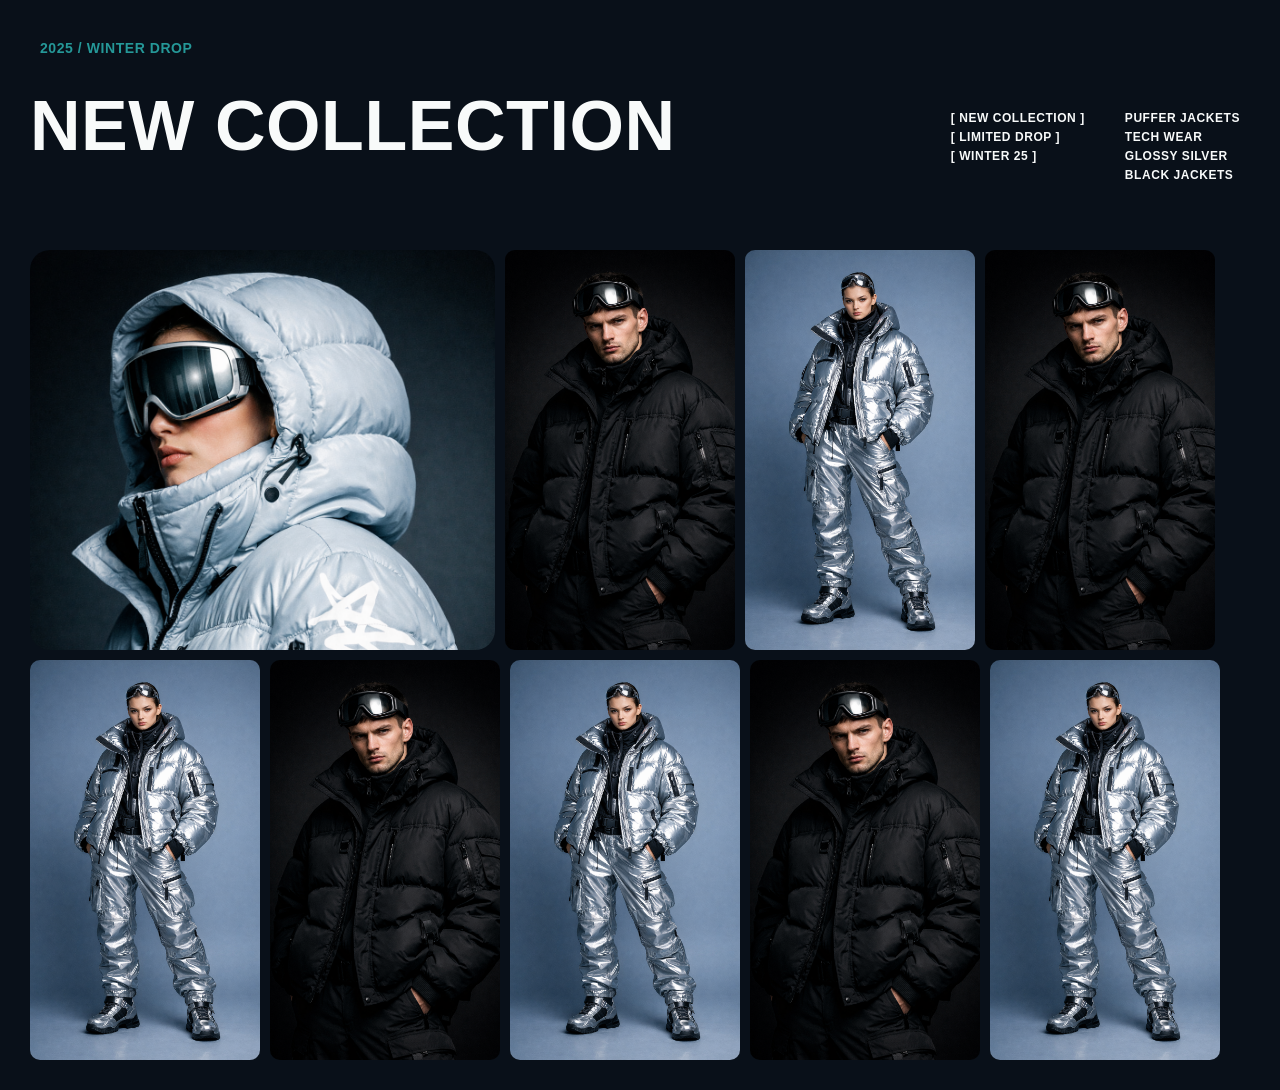
<file: assignment2/medium project/index.html>
<!DOCTYPE html>
<html lang="en">
<head>
    <meta charset="UTF-8">
    <meta name="viewport" content="width=device-width, initial-scale=1.0">
    <title>Document</title>
    <link rel="stylesheet" href="style.css">
</head>
<body>
    <h4>2025 / WINTER DROP </h4>
    <div id="middle">
     <h1>NEW COLLECTION</h1>
     <div id="maindiv">
      <div id="mid1">
        <h5>[ NEW COLLECTION ]</h5>
        <h5>[ LIMITED DROP ]</h5>
        <h5>[ WINTER 25 ]</h5>
  
      </div>
      <div id="mid2">
        <h5> PUFFER JACKETS</h5>
        <h5> TECH WEAR</h5>
        <h5> GLOSSY SILVER</h5>
        <h5> BLACK JACKETS</h5>
      </div>
     </div>
  </div>
    <div id="lastmain">
          <div id="bigdiv"></div>
          <div class="smalldiv"></div>
          <div class="smalldiv" id="alter"></div>
          <div class="smalldiv"></div>
          <div class="smalldiv" id="alter"></div>
          <div class="smalldiv"></div>
          <div class="smalldiv" id="alter"></div>
          <div class="smalldiv"></div>
          <div class="smalldiv" id="alter"></div>
    </div>
</body>
</html>
</file>
<file: assignment2/medium project/style.css>
*{
    margin: 0;
    padding: 0;
    box-sizing: border-box;
}
body{
    background: #091019;
  color: #ffffff;
  font-family: 'Barlow Condensed', sans-serif;
  font-size: 14px;
  letter-spacing: .04em;
  /* min-width: 1140px; */
  margin: 0;
  /* overflow: hidden; */
  padding: 20px; 
}
h4{
    padding: 10px;
    margin: 10px;
    color: rgb(37, 152, 152);
}
h1 {
  font-family: ui-sans-serif, -apple-system, BlinkMacSystemFont, "Segoe UI Variable Display", "Segoe UI", Helvetica, "Apple Color Emoji", "Noto Sans Arabic", "Noto Sans Hebrew", Arial, sans-serif, "Segoe UI Emoji", "Segoe UI Symbol";
  font-size: 70px;
  font-weight: 700;
}
#middle{
    margin: 0%;
    padding: 10px;
    height: 40px;
    color: rgb(248, 250, 250);
    display: flex;
    flex-wrap: wrap;
    align-items: flex-start;
   justify-content: space-between;
    gap: 10px;
    
}
#mid1{
    padding: 10px;
    margin: 0;
}
#mid2{
    padding: 10px;
    margin: 0;
}
#maindiv{
    display: flex;
    gap: 20px;
    /* text-align: left; */
    margin-top: 15px;
    /* margin-top: 10px; */
}
h5{
    font-size: 12px;
    margin-bottom: 5px; /* Tight spacing between list items */
    font-weight: 600;
}
#lastmain{
    margin-top: 10%;
    height: 100%;
    width: auto;
    /* background-color: #671b1b; */
    display: flex;
    flex-wrap: wrap;
    padding: 10px;
    gap: 10px;
}

#bigdiv{

    height: 400px;
    width: 465px;
    background-color: #fff;
    border-radius: 20px;
    
  
    background-image: url('firstmodel.png'); 
    background-size: cover;       
    background-position: center top;  
}
.smalldiv{
    height: 400px;
    width: 230px;
    background-color: #e47272;
    background-image: url(modelimage2.png);
    background-size: cover;
    background-position: center;  
    border-radius: 10px;
    /* gap: 5px;
    margin-top: 10px; */
}
#alter{
    background-image: url(modelimage.png);
    background-size: cover;
    background-position: center;  
}
/* #bigdiv img {
    width: 100%;
    height: 100%;        
    object-fit: cover;  
    object-position: center top;
} */
</file>
